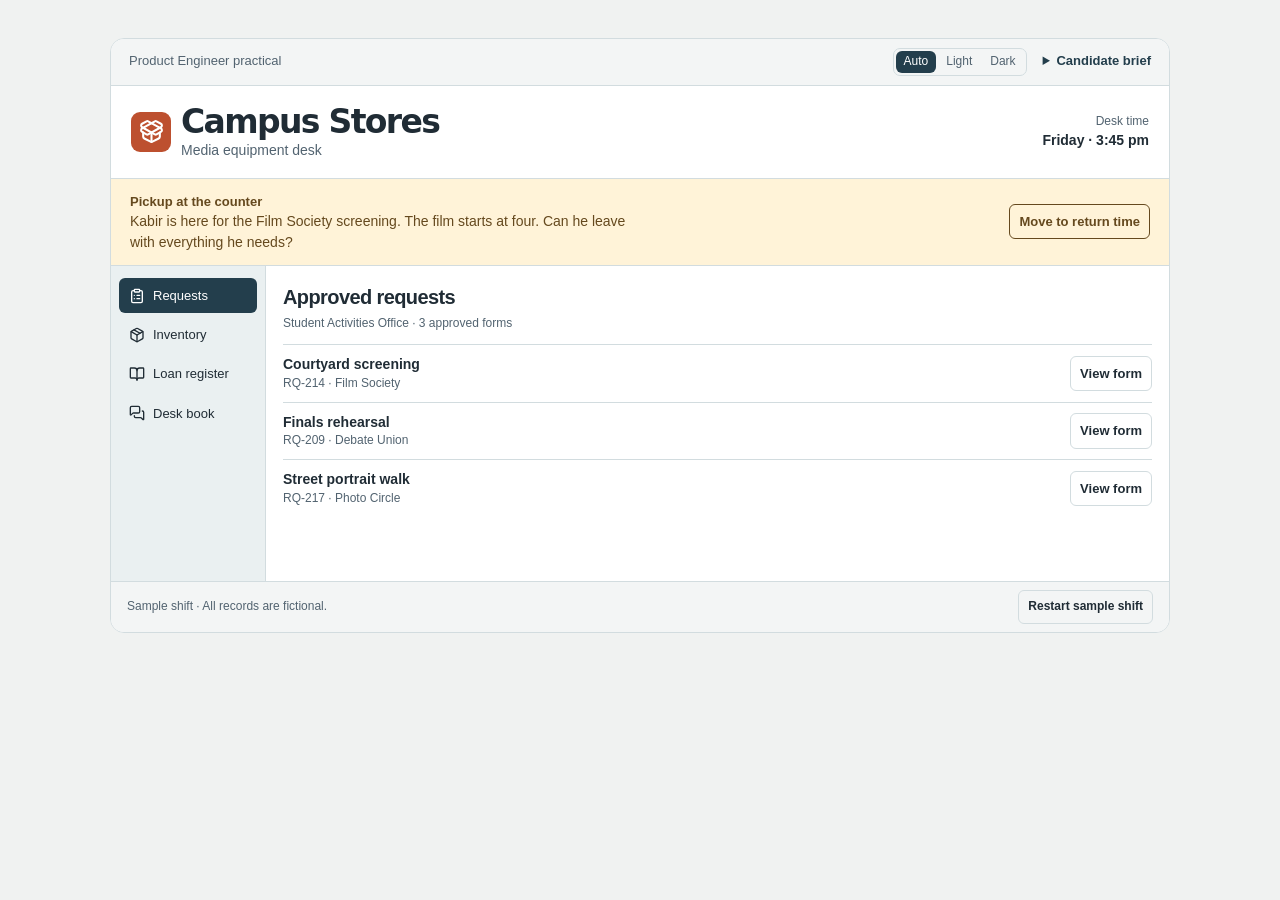
<file: index.html>
<!doctype html>
<html lang="en">
  <head>
    <meta charset="utf-8" />
    <meta name="viewport" content="width=device-width, initial-scale=1" />
    <title>Campus Stores · Media equipment desk</title>
    <meta
      name="description"
      content="Work a shift at a fictional campus equipment desk in this interactive product engineering exercise."
    />
    <link rel="stylesheet" href="./styles.css" />
    <script defer src="./app.js"></script>
  </head>
  <body>
    <svg
      xmlns="http://www.w3.org/2000/svg"
      width="0"
      height="0"
      aria-hidden="true"
      class="icon-library"
    >
      <symbol id="icon-package-open" viewBox="0 0 24 24">
        <path d="M12 22v-9" />
        <path
          d="M15.17 2.21a1.67 1.67 0 0 1 1.63 0L21 4.57a1.93 1.93 0 0 1 0 3.36L8.82 14.79a1.655 1.655 0 0 1-1.64 0L3 12.43a1.93 1.93 0 0 1 0-3.36z"
        />
        <path
          d="M20 13v3.87a2.06 2.06 0 0 1-1.11 1.83l-6 3.08a1.93 1.93 0 0 1-1.78 0l-6-3.08A2.06 2.06 0 0 1 4 16.87V13"
        />
        <path
          d="M21 12.43a1.93 1.93 0 0 0 0-3.36L8.83 2.2a1.64 1.64 0 0 0-1.63 0L3 4.57a1.93 1.93 0 0 0 0 3.36l12.18 6.86a1.636 1.636 0 0 0 1.63 0z"
        />
      </symbol>
      <symbol id="icon-package" viewBox="0 0 24 24">
        <path
          d="M11 21.73a2 2 0 0 0 2 0l7-4A2 2 0 0 0 21 16V8a2 2 0 0 0-1-1.73l-7-4a2 2 0 0 0-2 0l-7 4A2 2 0 0 0 3 8v8a2 2 0 0 0 1 1.73z"
        />
        <path d="M12 22V12" />
        <polyline points="3.29 7 12 12 20.71 7" />
        <path d="m7.5 4.27 9 5.15" />
      </symbol>
      <symbol id="icon-clipboard-list" viewBox="0 0 24 24">
        <rect width="8" height="4" x="8" y="2" rx="1" ry="1" />
        <path
          d="M16 4h2a2 2 0 0 1 2 2v14a2 2 0 0 1-2 2H6a2 2 0 0 1-2-2V6a2 2 0 0 1 2-2h2"
        />
        <path d="M12 11h4" />
        <path d="M12 16h4" />
        <path d="M8 11h.01" />
        <path d="M8 16h.01" />
      </symbol>
      <symbol id="icon-book-open" viewBox="0 0 24 24">
        <path d="M12 7v14" />
        <path
          d="M3 18a1 1 0 0 1-1-1V4a1 1 0 0 1 1-1h5a4 4 0 0 1 4 4 4 4 0 0 1 4-4h5a1 1 0 0 1 1 1v13a1 1 0 0 1-1 1h-6a3 3 0 0 0-3 3 3 3 0 0 0-3-3z"
        />
      </symbol>
      <symbol id="icon-messages-square" viewBox="0 0 24 24">
        <path
          d="M16 10a2 2 0 0 1-2 2H6.828a2 2 0 0 0-1.414.586l-2.202 2.202A.71.71 0 0 1 2 14.286V4a2 2 0 0 1 2-2h10a2 2 0 0 1 2 2z"
        />
        <path
          d="M20 9a2 2 0 0 1 2 2v10.286a.71.71 0 0 1-1.212.502l-2.202-2.202A2 2 0 0 0 17.172 19H10a2 2 0 0 1-2-2v-1"
        />
      </symbol>
    </svg>
    <main>
      <div id="campus-stores">
        <div class="examstrip">
          <span>Product Engineer practical</span>
          <div class="theme" role="group" aria-label="Colour theme">
            <button type="button" data-theme="auto" aria-pressed="true">
              Auto
            </button>
            <button type="button" data-theme="light" aria-pressed="false">
              Light
            </button>
            <button type="button" data-theme="dark" aria-pressed="false">
              Dark
            </button>
          </div>
          <details>
            <summary>Candidate brief</summary>
            <div class="briefcopy">
              <h2>Would you keep this product?</h2>
              <p>
                Work a shift at the campus media desk. Get the Film Society’s
                kit out for its screening, handle the return, and leave the next
                shift enough information to finish the job. Use the time control
                to move the story forward.
              </p>
              <p>
                Show one moment the product handles well and one moment you
                would change. Use a specific action or decision from your shift
                as evidence for each.
              </p>
              <p>
                Sketch or prototype your change. Walk us through the same job
                using it, explain what you would keep, and name one observation
                at a real counter that would tell you whether it helped.
              </p>
              <p>
                Use any tools you like, including AI assistants, web search,
                and design or coding tools.
              </p>
            </div>
          </details>
        </div>
        <header class="mast">
          <div class="brandblock">
            <div class="brandmark" aria-hidden="true">
              <svg aria-hidden="true" class="store-icon">
                <use href="#icon-package-open"></use>
              </svg>
            </div>
            <div>
              <h1>Campus Stores</h1>
              <div class="muted">Media equipment desk</div>
            </div>
          </div>
          <div class="clock">
            <small>Desk time</small><strong data-clock></strong>
          </div>
        </header>
        <aside class="shift">
          <div>
            <b data-shift-title></b>
            <p data-shift></p>
          </div>
          <button type="button" data-action="advance"></button>
        </aside>
        <div class="shell">
          <nav aria-label="Store records" data-nav></nav>
          <section
            class="page"
            data-page
            aria-label="Selected register"
          ></section>
        </div>
        <div class="statusbar">
          <span role="status" aria-live="polite" data-status></span
          ><button type="button" data-action="restart">
            Restart sample shift
          </button>
        </div>
      </div>
    </main>
  </body>
</html>
</file>
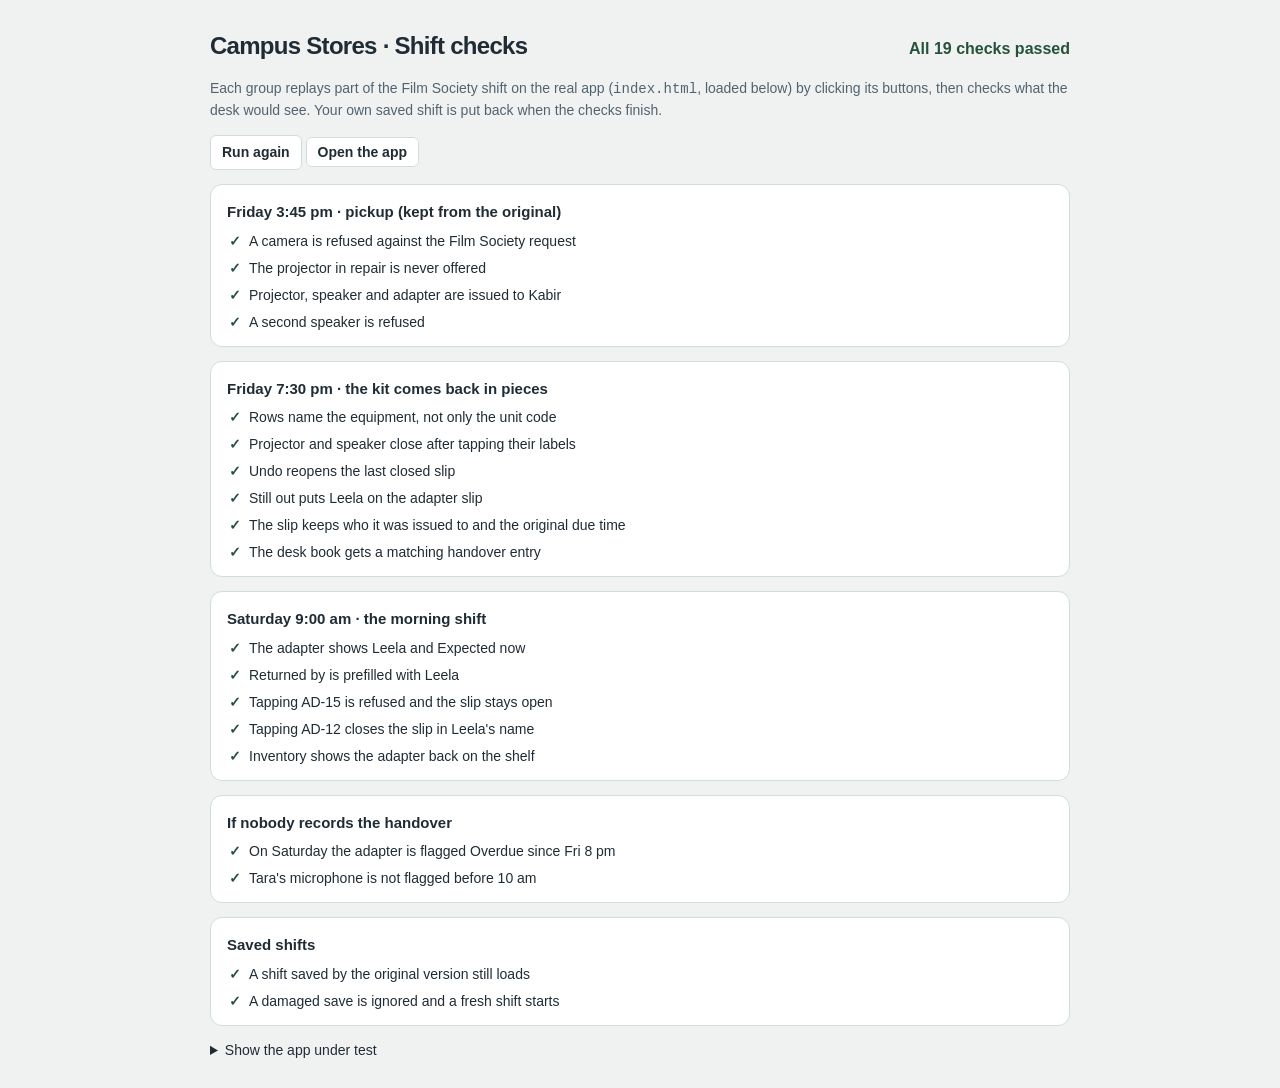
<file: tests.html>
<!doctype html>
<html lang="en">
  <head>
    <meta charset="utf-8" />
    <meta name="viewport" content="width=device-width, initial-scale=1" />
    <title>Campus Stores · Shift checks</title>
    <style>
      :root {
        color-scheme: light dark;
        --ink: light-dark(#202c35, #ecf0f0);
        --quiet: light-dark(#526370, #b9c5cb);
        --paper: light-dark(#fff, #232a30);
        --line: light-dark(#d2dcdf, #475158);
        --ok: light-dark(#25523d, #bedac8);
        --bad: light-dark(#8a2f15, #f5bba8);
        background: light-dark(#f0f2f1, #191e21);
        color: var(--ink);
        font:
          14px/1.5 "Inter",
          Arial,
          sans-serif;
      }
      body {
        margin: 0 auto;
        max-width: 860px;
        padding: 28px 18px;
      }
      header {
        display: flex;
        justify-content: space-between;
        align-items: baseline;
        gap: 12px;
        flex-wrap: wrap;
      }
      h1 {
        margin: 0;
        font-size: 24px;
        letter-spacing: -0.03em;
      }
      #summary {
        font-weight: 700;
        font-size: 16px;
      }
      #summary.pass {
        color: var(--ok);
      }
      #summary.fail {
        color: var(--bad);
      }
      p {
        color: var(--quiet);
      }
      section {
        background: var(--paper);
        border: 1px solid var(--line);
        border-radius: 12px;
        padding: 6px 16px 10px;
        margin: 14px 0;
      }
      h2 {
        font-size: 15px;
        margin: 10px 0 4px;
      }
      ol {
        margin: 0;
        padding-left: 22px;
      }
      li {
        padding: 3px 0;
      }
      li::marker {
        font-weight: 700;
      }
      li.pass::marker {
        content: "✓  ";
        color: var(--ok);
      }
      li.fail::marker {
        content: "✗  ";
        color: var(--bad);
      }
      li small {
        display: block;
        color: var(--bad);
      }
      button,
      a.button {
        font: inherit;
        font-weight: 600;
        color: var(--ink);
        background: var(--paper);
        border: 1px solid var(--line);
        border-radius: 6px;
        padding: 6px 11px;
        cursor: pointer;
        text-decoration: none;
      }
      iframe {
        width: 100%;
        height: 560px;
        border: 1px solid var(--line);
        border-radius: 12px;
        margin-top: 10px;
      }
    </style>
  </head>
  <body>
    <header>
      <h1>Campus Stores · Shift checks</h1>
      <span id="summary" role="status">Running…</span>
    </header>
    <p>
      Each group replays part of the Film Society shift on the real app
      (<code>index.html</code>, loaded below) by clicking its buttons, then
      checks what the desk would see. Your own saved shift is put back when the
      checks finish.
    </p>
    <p>
      <button type="button" id="rerun">Run again</button>
      <a class="button" href="./">Open the app</a>
    </p>
    <div id="results"></div>
    <details>
      <summary>Show the app under test</summary>
      <iframe id="app" title="Campus Stores under test"></iframe>
    </details>
    <script>
      (() => {
        const keys = [
          "campus-stores.shift.v2",
          "campus-stores.shift.v1",
          "campus-stores.theme",
        ];
        const frame = document.getElementById("app");
        const results = document.getElementById("results");
        const summary = document.getElementById("summary");
        let doc, root, group;
        let passed = 0;
        let failed = 0;

        // Load a fresh copy of the app, optionally with a saved shift.
        function boot(saved) {
          localStorage.removeItem(keys[0]);
          localStorage.removeItem(keys[1]);
          if (saved) localStorage.setItem(saved[0], JSON.stringify(saved[1]));
          return new Promise((resolve) => {
            frame.onload = () => {
              doc = frame.contentDocument;
              root = doc.getElementById("campus-stores");
              resolve();
            };
            frame.src = "./index.html?test=" + Date.now();
          });
        }
        const $ = (s) => root.querySelector(s);
        const click = (s) => {
          const el = $(s);
          if (!el) throw new Error("Button not found: " + s);
          el.click();
        };
        const tab = (name) =>
          click('[data-action="tab"][data-val="' + name + '"]');
        const page = () => $("[data-page]").textContent.replace(/\s+/g, " ");
        const status = () => $("[data-status]").textContent;
        function fill(form, values) {
          const f = $(form);
          for (const [k, v] of Object.entries(values))
            f.querySelector('[name="' + k + '"]').value = v;
          return f;
        }
        function issue(asset, who = "Kabir Sen") {
          tab("Loan register");
          click('[data-action="new"]');
          fill("form[data-issue]", {
            req: "RQ-214",
            asset,
            who,
            due: "Fri 8 pm",
          }).requestSubmit();
          return status();
        }
        function giveBack(num, unit, who) {
          click('[data-action="return"][data-val="' + num + '"]');
          if (who) fill("form[data-return]", { who });
          click('form[data-return] button[value="' + unit + '"]');
        }
        function handOn(num, who, until) {
          click('[data-action="out"][data-val="' + num + '"]');
          fill("form[data-out]", { who, until }).requestSubmit();
        }
        function section(title) {
          const s = document.createElement("section");
          s.innerHTML = "<h2></h2><ol></ol>";
          s.querySelector("h2").textContent = title;
          results.append(s);
          group = s.querySelector("ol");
        }
        function check(name, fn) {
          const li = document.createElement("li");
          li.textContent = name;
          let ok = false;
          let why = "";
          try {
            ok = fn() === true;
            if (!ok) why = "Not what the desk should see.";
          } catch (e) {
            why = e.message;
          }
          li.className = ok ? "pass" : "fail";
          if (!ok) {
            const s = document.createElement("small");
            s.textContent = why;
            li.append(s);
          }
          ok ? passed++ : failed++;
          group.append(li);
        }

        async function run() {
          results.textContent = "";
          passed = failed = 0;
          summary.className = "";
          summary.textContent = "Running…";
          const kept = keys.map((k) => [k, localStorage.getItem(k)]);
          try {
            await boot();
            section("Friday 3:45 pm · pickup (kept from the original)");
            check("A camera is refused against the Film Society request", () =>
              issue("CA-03").includes("outside the approved request"),
            );
            click('[data-action="cancel"]');
            check("The projector in repair is never offered", () => {
              click('[data-action="new"]');
              const offered = [...root.querySelectorAll("[name=asset] option")];
              click('[data-action="cancel"]');
              return !offered.some((o) => o.value === "PR-06");
            });
            check("Projector, speaker and adapter are issued to Kabir", () =>
              ["PR-04", "SP-02", "AD-12"].every((a) =>
                issue(a).startsWith("Issued " + a + " to Kabir Sen"),
              ),
            );
            check("A second speaker is refused", () =>
              issue("SP-05").includes("approved quantity"),
            );
            click('[data-action="cancel"]');

            section("Friday 7:30 pm · the kit comes back in pieces");
            click('[data-action="advance"]');
            tab("Loan register");
            check("Rows name the equipment, not only the unit code", () =>
              page().includes("USB-C → HDMI adapter"),
            );
            giveBack(402, "PR-04");
            giveBack(403, "SP-02");
            check(
              "Projector and speaker close after tapping their labels",
              () =>
                page().includes("SP-02 returned by Kabir Sen") &&
                !$('[data-action="return"][data-val="402"]'),
            );
            check("Undo reopens the last closed slip", () => {
              click('[data-action="undo"]');
              const reopened = !!$('[data-action="return"][data-val="403"]');
              giveBack(403, "SP-02");
              return reopened;
            });
            handOn(404, "Leela Das", "Sat 9 am");
            check("Still out puts Leela on the adapter slip", () =>
              page().includes("With Leela Das · Back Sat 9 am"),
            );
            check(
              "The slip keeps who it was issued to and the original due time",
              () => page().includes("Issued to Kabir Sen, due Fri 8 pm"),
            );
            check("The desk book gets a matching handover entry", () => {
              tab("Desk book");
              const ok =
                page().includes("Loan register · Slip L-404") &&
                page().includes("with Leela Das");
              tab("Loan register");
              return ok;
            });

            section("Saturday 9:00 am · the morning shift");
            click('[data-action="advance"]');
            tab("Loan register");
            check(
              "The adapter shows Leela and Expected now",
              () =>
                page().includes("With Leela Das") &&
                page().includes("Expected now"),
            );
            check("Returned by is prefilled with Leela", () => {
              click('[data-action="return"][data-val="404"]');
              return $("form[data-return] [name=who]").value === "Leela Das";
            });
            check("Tapping AD-15 is refused and the slip stays open", () => {
              click('form[data-return] button[value="AD-15"]');
              return (
                !$("[data-form-error]").hidden &&
                status().includes("This slip is for AD-12")
              );
            });
            check("Tapping AD-12 closes the slip in Leela's name", () => {
              click('form[data-return] button[value="AD-12"]');
              return status().includes("AD-12 returned by Leela Das");
            });
            check("Inventory shows the adapter back on the shelf", () => {
              tab("Inventory");
              return page().includes(
                "AD-12 · USB-C → HDMI adapterBelkin AVC002 · C4On shelf",
              );
            });

            section("If nobody records the handover");
            await boot();
            issue("AD-12");
            click('[data-action="advance"]');
            click('[data-action="advance"]');
            tab("Loan register");
            check(
              "On Saturday the adapter is flagged Overdue since Fri 8 pm",
              () => page().includes("Overdue since Fri 8 pm"),
            );
            check(
              "Tara's microphone is not flagged before 10 am",
              () => !page().includes("Overdue since Sat 10 am"),
            );

            section("Saved shifts");
            await boot([
              keys[1],
              {
                version: 1,
                tab: "Loan register",
                phase: 1,
                selected: "",
                filter: "All items",
                loans: [
                  {
                    num: 401,
                    req: "RQ-209",
                    asset: "MI-09",
                    who: "Tara Shah",
                    due: "Sat 10 am",
                    back: false,
                  },
                  {
                    num: 402,
                    req: "RQ-214",
                    asset: "AD-15",
                    who: "Kabir Sen",
                    due: "Fri 8 pm",
                    back: false,
                  },
                ],
                notes: [],
                editing: false,
                onlyOpen: true,
                notice: "",
              },
            ]);
            check(
              "A shift saved by the original version still loads",
              () =>
                page().includes("AD-15 Anker A8312") &&
                $("[data-clock]").textContent.includes("7:30"),
            );
            await boot([keys[0], { version: 2, tab: "Nowhere", phase: 7 }]);
            check("A damaged save is ignored and a fresh shift starts", () =>
              $("[data-clock]").textContent.includes("3:45"),
            );
          } catch (e) {
            section("Stopped");
            check("Checks could not finish", () => {
              throw e;
            });
          } finally {
            for (const [k, v] of kept)
              v === null
                ? localStorage.removeItem(k)
                : localStorage.setItem(k, v);
          }
          summary.className = failed ? "fail" : "pass";
          summary.textContent = failed
            ? failed + " of " + (passed + failed) + " checks failed"
            : "All " + passed + " checks passed";
        }

        document.getElementById("rerun").addEventListener("click", run);
        if (location.protocol === "file:") {
          summary.className = "fail";
          summary.textContent = "Open over HTTP to run";
          results.innerHTML =
            "<p>Browsers block this page from driving the app when opened as a file. Serve the folder with <code>python3 -m http.server 8000 --bind 127.0.0.1</code> and open <code>http://localhost:8000/tests.html</code>, or use the live link.</p>";
        } else run();
      })();
    </script>
  </body>
</html>
</file>
<file: styles.css>
:root {
  color-scheme: light dark;
  background: light-dark(#f0f2f1, #191e21);
}
body {
  margin: 0;
  padding: clamp(10px, 3vw, 44px) clamp(6px, 3vw, 36px);
}
body > main {
  max-width: 1060px;
  margin: 0 auto;
}
.icon-library {
  position: absolute;
  overflow: hidden;
  pointer-events: none;
}
.store-icon {
  fill: none;
  stroke: currentColor;
  stroke-width: 2;
  stroke-linecap: round;
  stroke-linejoin: round;
}

#campus-stores {
  color-scheme: light dark;
  --ink: light-dark(#202c35, #ecf0f0);
  --quiet: light-dark(#526370, #b9c5cb);
  --paper: light-dark(#fff, #232a30);
  --desk: light-dark(#f3f5f5, #1d2328);
  --nav: light-dark(#eaf0f1, #29333b);
  --sel: light-dark(#233e4c, #c5dce4);
  --inv: light-dark(#fff, #172b34);
  --line: light-dark(#d2dcdf, #475158);
  --memo: light-dark(#fff3d8, #3d3426);
  --memotxt: light-dark(#65491e, #ead4a5);
  --mark: light-dark(#bd502f, #f2a585);
  --ok: light-dark(#e3f1e8, #2d4838);
  --oktxt: light-dark(#25523d, #bedac8);
  --warn: light-dark(#fbe4dc, #4b2b22);
  --warntxt: light-dark(#8a2f15, #f5bba8);
  --info: light-dark(#e1edf2, #22394a);
  --infotxt: light-dark(#1f4a5e, #bfdbe8);
  background: var(--paper);
  color: var(--ink);
  font:
    14px/1.48 "Inter",
    "Arial",
    sans-serif;
  border: 1px solid var(--line);
  border-radius: 14px;
  overflow: hidden;
  container-type: inline-size;
}
#campus-stores * {
  box-sizing: border-box;
}
#campus-stores [hidden] {
  display: none !important;
}
#campus-stores h1,
#campus-stores h2,
#campus-stores h3,
#campus-stores p {
  margin: 0;
}
#campus-stores h1 {
  font:
    600 clamp(24px, 4cqw, 33px)/1.13 "Archivo",
    system-ui,
    sans-serif;
  letter-spacing: -0.05em;
}
#campus-stores h2 {
  font-size: 20px;
  letter-spacing: -0.03em;
}
#campus-stores h3 {
  font-size: 15px;
}
#campus-stores .muted,
#campus-stores small {
  color: var(--quiet);
}
#campus-stores small {
  font-size: 12px;
}
#campus-stores .examstrip {
  display: flex;
  justify-content: space-between;
  align-items: baseline;
  gap: 4px 16px;
  flex-wrap: wrap;
  background: var(--desk);
  border-bottom: 1px solid var(--line);
  padding: 9px 18px;
  color: var(--quiet);
  font-size: 13px;
}
#campus-stores details[open] {
  width: 100%;
}
#campus-stores .theme {
  display: flex;
  gap: 2px;
  margin-left: auto;
  padding: 2px;
  border: 1px solid var(--line);
  border-radius: 7px;
}
#campus-stores .theme button {
  border: 0;
  background: transparent;
  padding: 2px 8px;
  font-size: 12px;
  font-weight: 500;
  color: var(--quiet);
}
#campus-stores .theme button[aria-pressed="true"] {
  background: var(--sel);
  color: var(--inv);
}
#campus-stores summary {
  font-weight: 650;
  color: var(--sel);
  cursor: pointer;
}
#campus-stores .briefcopy {
  color: var(--ink);
  max-width: 79ch;
  padding: 12px 0 5px;
  display: grid;
  gap: 8px;
}
#campus-stores .mast,
#campus-stores .brandblock,
#campus-stores .shift,
#campus-stores .sectionhead,
#campus-stores .statusbar,
#campus-stores .buttons {
  display: flex;
  align-items: center;
  gap: 10px;
}
#campus-stores .mast {
  padding: 17px 20px;
  justify-content: space-between;
  flex-wrap: wrap;
}
#campus-stores .brandmark {
  background: var(--mark);
  color: var(--inv);
  width: 40px;
  height: 40px;
  display: grid;
  place-items: center;
  border-radius: 9px;
}
#campus-stores .brandmark svg {
  width: 25px;
  height: 25px;
}
#campus-stores .clock {
  display: grid;
  text-align: right;
}
#campus-stores .clock strong {
  font-variant-numeric: tabular-nums;
}
#campus-stores .shift {
  background: var(--memo);
  color: var(--memotxt);
  padding: 12px 19px;
  justify-content: space-between;
  border-block: 1px solid var(--line);
}
#campus-stores .shift div {
  max-width: 67ch;
}
#campus-stores .shift b {
  font-size: 13px;
}
#campus-stores .shift button {
  background: transparent;
  border-color: var(--memotxt);
  color: var(--memotxt);
  flex-shrink: 0;
}
#campus-stores button,
#campus-stores select,
#campus-stores input,
#campus-stores textarea {
  font: inherit;
  color: var(--ink);
  border: 1px solid var(--line);
  border-radius: 6px;
  background: var(--paper);
  min-width: 0;
  padding: 7px 9px;
}
#campus-stores button {
  font-size: 13px;
  font-weight: 600;
  cursor: pointer;
}
#campus-stores button:hover {
  border-color: var(--sel);
}
#campus-stores .primary {
  background: var(--sel);
  color: var(--inv);
  border-color: var(--sel);
}
#campus-stores :is(button, input, textarea, select, summary):focus-visible {
  outline: 3px solid var(--mark);
  outline-offset: 2px;
}
#campus-stores .shell {
  display: grid;
  grid-template-columns: 155px minmax(0, 1fr);
  min-height: 315px;
}
#campus-stores nav {
  background: var(--nav);
  border-right: 1px solid var(--line);
  padding: 12px 8px;
  display: flex;
  flex-direction: column;
  gap: 4px;
}
#campus-stores nav button {
  display: flex;
  align-items: center;
  gap: 8px;
  text-align: left;
  border: 1px solid transparent;
  background: transparent;
  font-weight: 500;
}
#campus-stores nav button[aria-pressed="true"] {
  background: var(--sel);
  color: var(--inv);
}
#campus-stores nav svg {
  width: 16px;
  height: 16px;
  flex-shrink: 0;
}
#campus-stores .page {
  padding: 17px 17px 20px;
  min-width: 0;
}
#campus-stores .sectionhead,
#campus-stores .statusbar {
  justify-content: space-between;
  flex-wrap: wrap;
}
#campus-stores .sectionhead {
  margin-bottom: 12px;
}
#campus-stores .sectionhead small {
  margin-top: 2px;
  display: block;
}
#campus-stores .row {
  border-top: 1px solid var(--line);
  display: grid;
  grid-template-columns: minmax(0, 1fr) auto;
  align-items: center;
  gap: 8px;
  padding: 9px 0;
}
#campus-stores .row small,
#campus-stores label span {
  display: block;
}
#campus-stores .tag {
  background: var(--desk);
  color: var(--quiet);
  font-size: 12px;
  padding: 3px 7px;
  border-radius: 5px;
  display: inline-block;
}
#campus-stores .good {
  background: var(--ok);
  color: var(--oktxt);
}
#campus-stores .warn {
  background: var(--warn);
  color: var(--warntxt);
  font-weight: 600;
}
#campus-stores .info {
  background: var(--info);
  color: var(--infotxt);
}
#campus-stores .slip .where {
  color: var(--ink);
  margin-top: 1px;
}
#campus-stores .slipside {
  display: flex;
  flex-wrap: wrap;
  justify-content: flex-end;
  align-items: center;
  gap: 6px;
}
#campus-stores .slip.acting .row {
  background: var(--desk);
  margin: 0 -8px;
  padding-inline: 8px;
}
#campus-stores .actpanel {
  background: var(--desk);
  border-left: 3px solid var(--sel);
  margin: 0 -8px 10px;
  padding: 4px 12px 2px;
}
#campus-stores .unitpick {
  display: flex;
  flex-wrap: wrap;
  gap: 8px;
  margin: 2px 0 10px;
}
#campus-stores .unitpick > span {
  flex-basis: 100%;
  font-size: 13px;
  font-weight: 600;
}
#campus-stores .unitpick button {
  display: grid;
  text-align: left;
  min-width: 150px;
  padding: 8px 12px;
}
#campus-stores .unitpick button small {
  font-weight: 400;
}
#campus-stores .actpanel .buttons {
  margin-top: 4px;
}
#campus-stores .flash {
  display: flex;
  align-items: center;
  justify-content: space-between;
  gap: 8px;
  margin: 0 0 10px;
  padding: 7px 10px;
  border-radius: 6px;
  background: var(--ok);
  color: var(--oktxt);
}
#campus-stores .flash.error {
  background: var(--warn);
  color: var(--warntxt);
}
#campus-stores .flash button {
  background: transparent;
  border-color: currentColor;
  color: inherit;
  padding: 3px 9px;
}
#campus-stores .record {
  margin-top: 14px;
  padding: 12px 13px;
  background: var(--desk);
  border-left: 3px solid var(--sel);
}
#campus-stores .record p {
  margin-top: 5px;
}
#campus-stores .buttons {
  flex-wrap: wrap;
  margin: 10px 0;
}
#campus-stores .buttons button[aria-pressed="true"] {
  background: var(--sel);
  color: var(--inv);
}
#campus-stores .buttons label {
  display: flex;
  gap: 6px;
  align-items: center;
}
#campus-stores .form {
  display: grid;
  grid-template-columns: repeat(2, minmax(0, 1fr));
  gap: 10px;
  margin: 10px 0;
}
#campus-stores .form label {
  font-size: 13px;
  font-weight: 600;
  min-width: 0;
}
#campus-stores .form label span {
  margin-bottom: 3px;
}
#campus-stores .form :is(select, input, textarea) {
  width: 100%;
  font-weight: 400;
}
#campus-stores .full {
  grid-column: 1/-1;
}
#campus-stores textarea {
  resize: vertical;
}
#campus-stores .statusbar {
  background: var(--desk);
  border-top: 1px solid var(--line);
  padding: 8px 16px;
  color: var(--quiet);
  font-size: 12px;
}
#campus-stores .statusbar span {
  flex: 1 1 160px;
}
#campus-stores .statusbar button {
  font-size: 12px;
  background: transparent;
}
@container (max-width:650px) {
  #campus-stores .shell {
    grid-template-columns: minmax(0, 1fr);
    grid-template-rows: auto 1fr;
  }
  #campus-stores nav {
    border-right: 0;
    border-bottom: 1px solid var(--line);
    flex-direction: row;
    flex-wrap: wrap;
    padding: 7px;
  }
  #campus-stores nav button {
    gap: 4px;
    padding: 5px 7px;
  }
  #campus-stores .shift {
    flex-wrap: wrap;
  }
  #campus-stores .page {
    padding: 14px 12px;
  }
  #campus-stores .mast {
    padding: 12px;
  }
  #campus-stores .examstrip,
  #campus-stores .shift {
    padding: 9px 12px;
  }
}
@container (max-width:420px) {
  #campus-stores .form {
    grid-template-columns: minmax(0, 1fr);
  }
  #campus-stores .brandmark {
    display: none;
  }
  #campus-stores .row {
    gap: 5px;
  }
  #campus-stores .slip .row {
    grid-template-columns: minmax(0, 1fr);
  }
  #campus-stores .slipside {
    justify-content: flex-start;
  }
}
@media (pointer: coarse) {
  #campus-stores button,
  #campus-stores select {
    min-height: 44px;
  }
}
</file>
